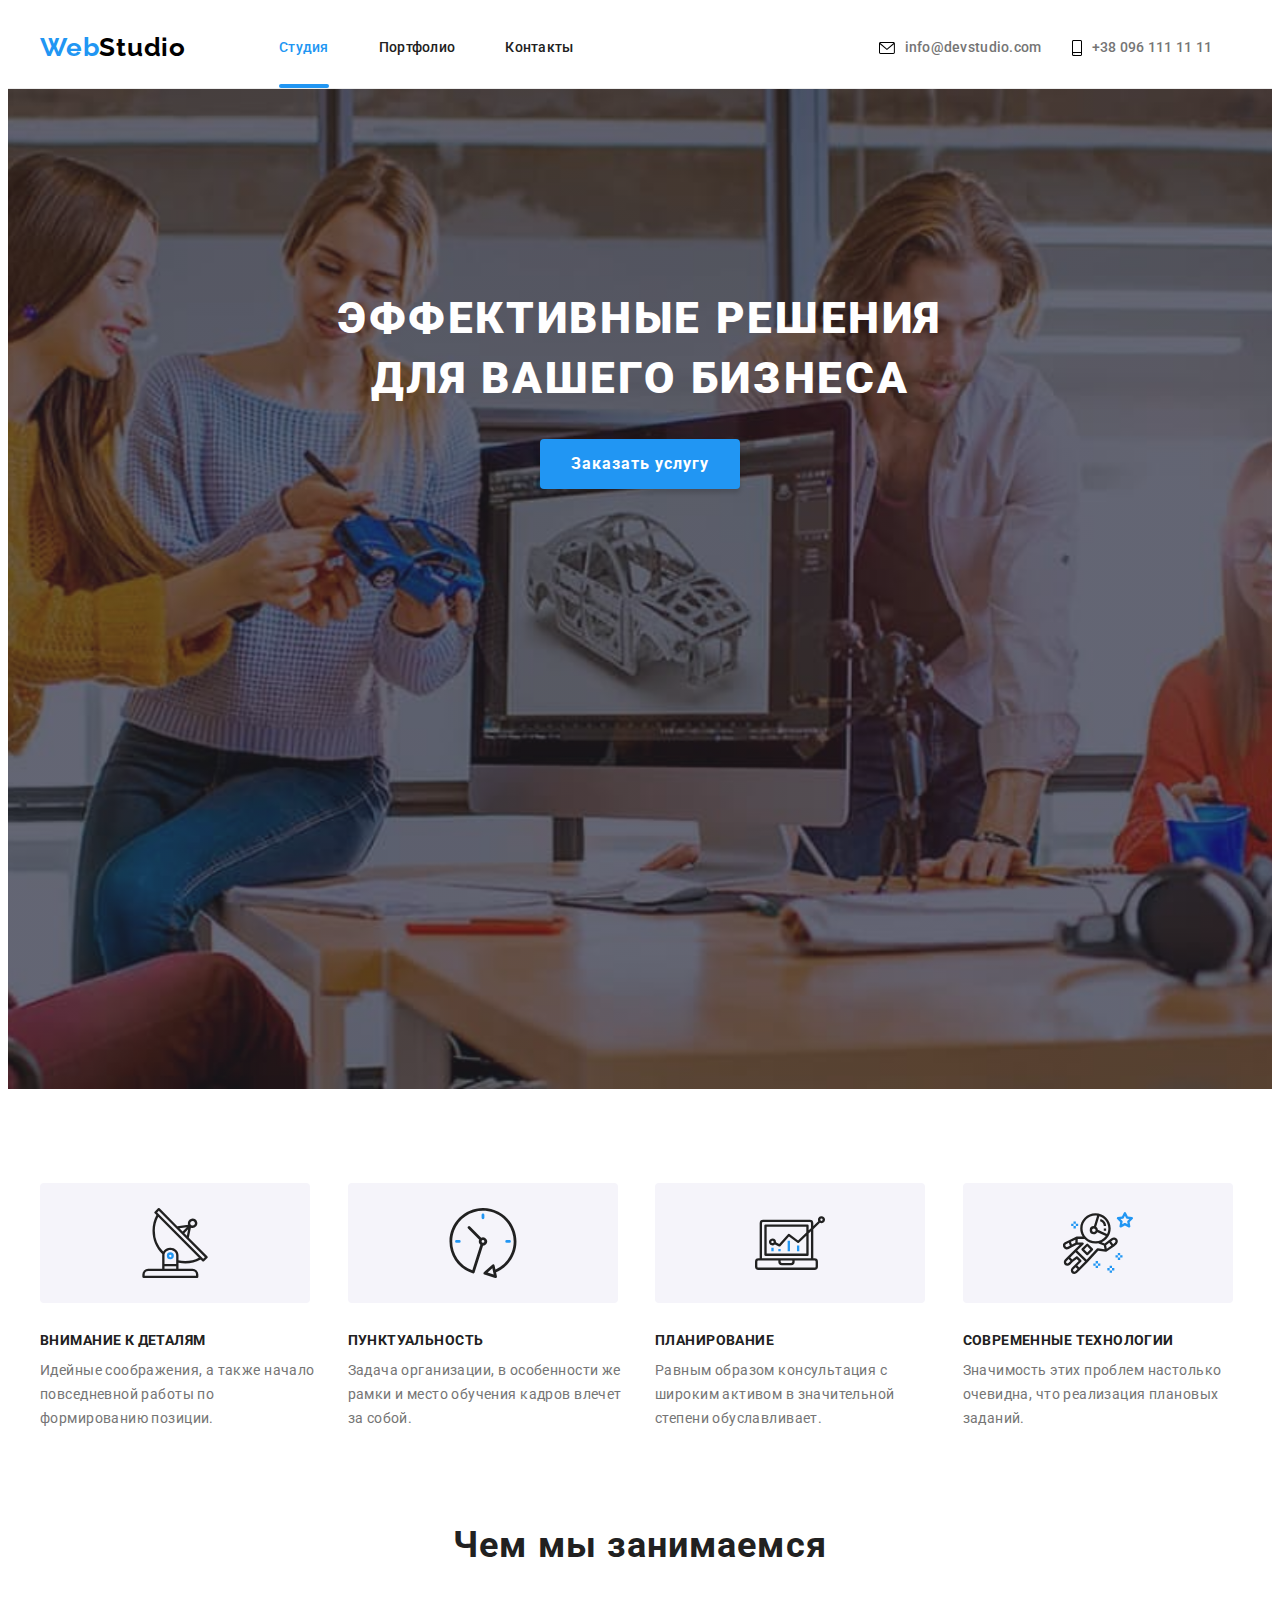
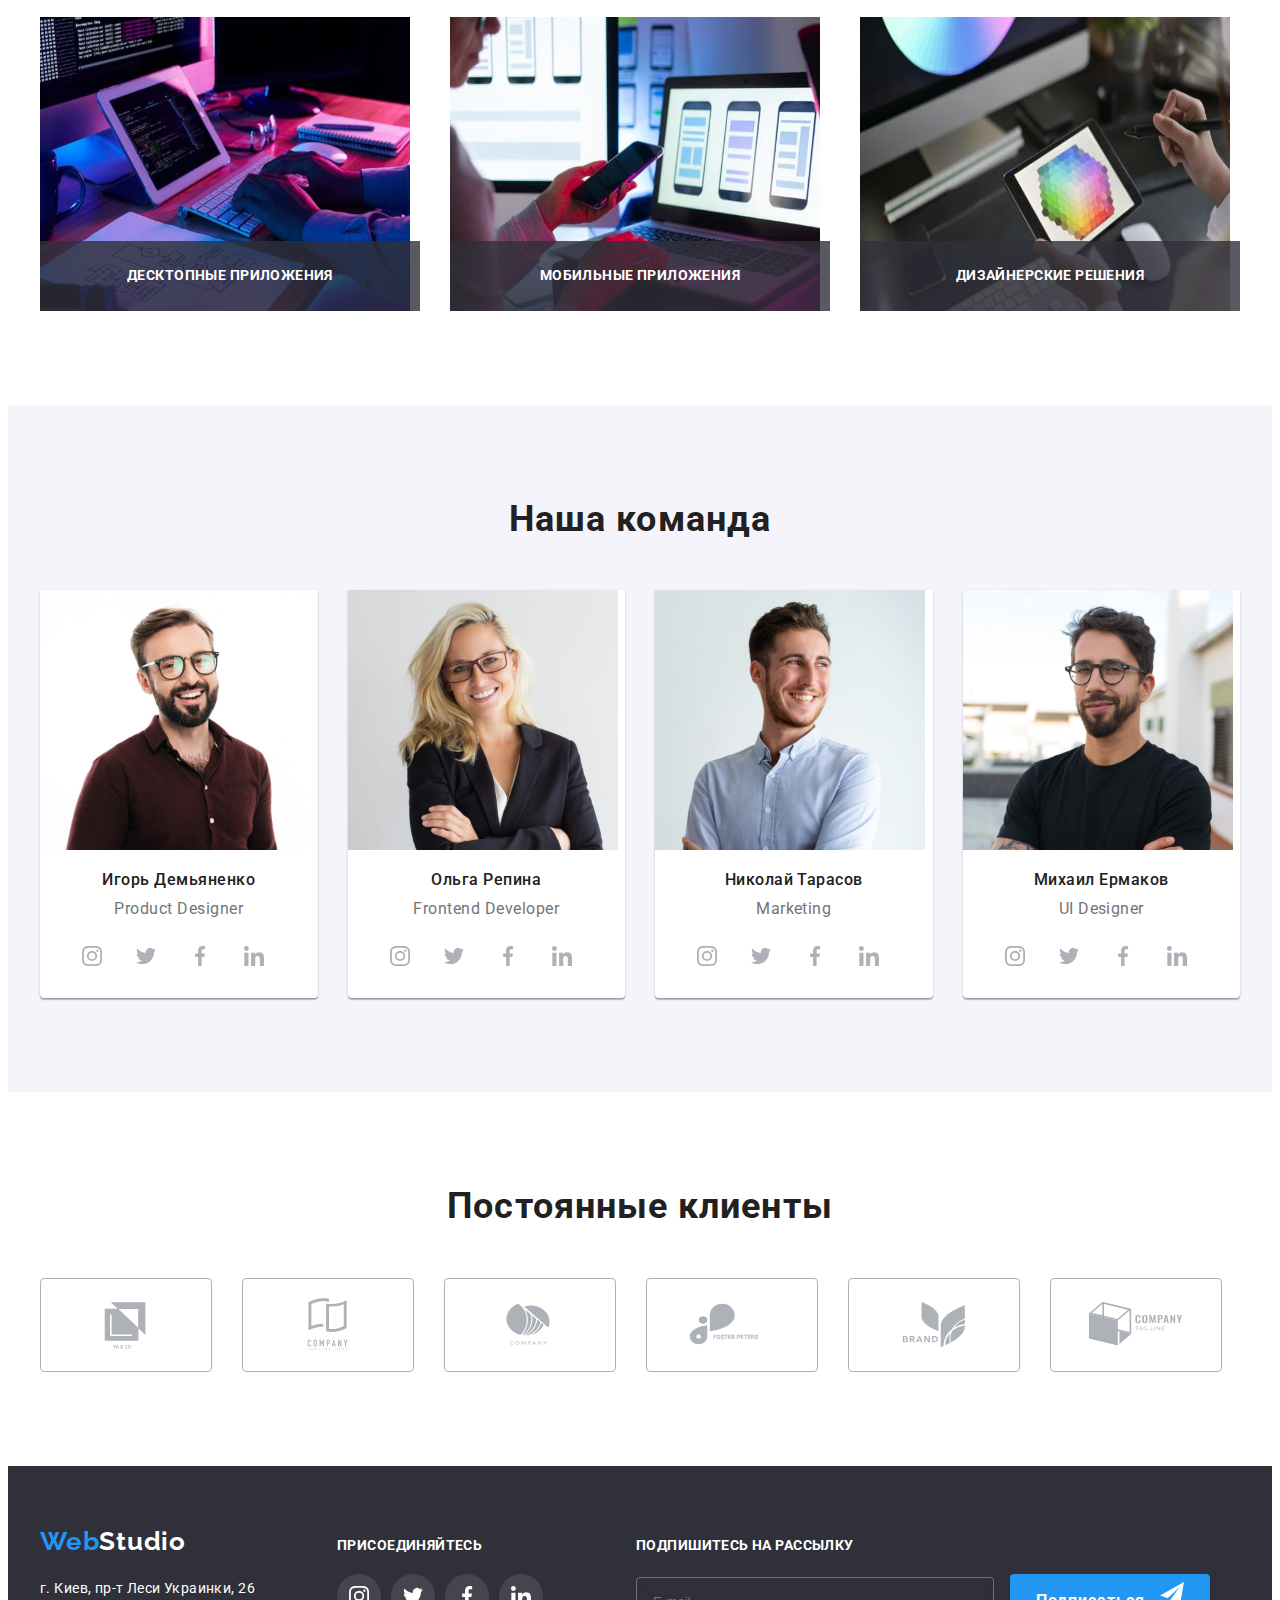
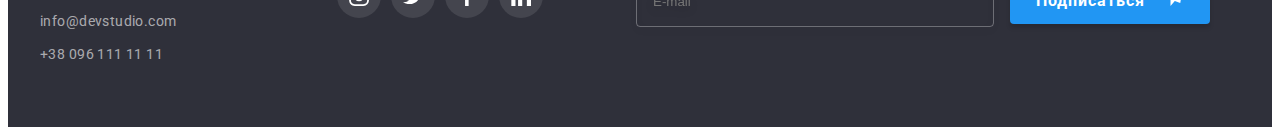
<file: index.html>
<!DOCTYPE html>
<html lang="ru">

<head>
    <meta charset="UTF-8">
    <meta http-equiv="X-UA-Compatible" content="IE=edge">
    <meta name="viewport" content="width=device-width, initial-scale=1.0">
    <title>WebStudio</title>
    <link rel="stylesheet" href="https://cdnjs.cloudflare.com/ajax/libs/modern-normalize/1.1.0/modern-normalize.min.css"
        integrity="sha512-wpPYUAdjBVSE4KJnH1VR1HeZfpl1ub8YT/NKx4PuQ5NmX2tKuGu6U/JRp5y+Y8XG2tV+wKQpNHVUX03MfMFn9Q=="
        crossorigin="anonymous" referrerpolicy="no-referrer" />
    <link rel="preconnect" href="https://fonts.gstatic.com">
    <link rel="preconnect" href="https://fonts.googleapis.com">
    <link rel="preconnect" href="https://fonts.gstatic.com" crossorigin>
    <link href="https://fonts.googleapis.com/css2?family=Raleway:wght@700&family=Roboto:wght@400;500;700;900&display=swap"
        rel="stylesheet">
    <link rel="stylesheet" href="./css/styles.css">
</head>

<body>

    <!--Шапка сайта-->
    
    <header class="header">
        <div class="container header-container">
        <nav class="nav-header" >
            <a class="logo link" href="./index.html">Web<span class="logo-dark">Studio</span></a>
            <ul class="site-nav list">
                <li class="item">
                    <a class="link current " href="./index.html">Студия</a>
                </li>
                <li class="item">
                    <a class="link" href="./portfolio.html">Портфолио</a>
                </li>
                <li class="item">
                    <a class="link" href="#">Контакты</a>
                </li>
            </ul>
        </nav>
        <ul class="header-contacts list">
            <li class="item">
                <a class="link icon-header" href="mailto:info@devstudio.com">
                    <svg class="icon-envelope">
                        <use href="./images/symbol-defs.svg#icon-envelope"></use>
                    </svg>
                    info@devstudio.com</a>
            </li>
            <li class="item">
                <a class="link icon-header" href="tel:+380961111111">
                    <svg class="icon-smartphone">
                        <use href="./images/symbol-defs.svg#icon-smartphone"></use>
                    </svg>
                    +38 096 111 11 11</a>
            </li>
        </ul>
        </div>
    </header>
    
    <main>

        <!-- Герой -->

        <section class="hero overlay">
            <div class="container">
            <h1 class="hero-title hero-container-title">Эффективные решения для вашего бизнеса</h1>
            <button class="hero-btn hero-container-btn" data-modal-open type="button">Заказать услугу</button>
                
            <div class="backdrop is-hidden" data-modal>
                <div class="modal">
                    <form class="modal-form" autocomplete="off">
                        <label class="modal-form-title">Оставьте свои данные, мы вам перезвоним</label>
                   
                        <label class="modal-form-field">
                            <span class="modal-form-label">Имя</span>
                            <input class="modal-form-input" 
                            name="name" 
                            type="text"  
                            placeholder=" ">
                        <svg class="form-icon">
                            <use href="./images/symbol-defs.svg#icon-person"></use>
                        </svg>
                        </label>
                        
                        <label class="modal-form-field">
                            <span class="modal-form-label">Телефон</span>
                            <input class="modal-form-input" 
                            name="telephone" 
                            type="tel" 
                            placeholder=" ">
                            <svg class="form-icon">
                                <use href="./images/symbol-defs.svg#icon-phone"></use>
                            </svg>
                        </label>
                    
                        <label class="modal-form-field">
                            <span class="modal-form-label">Почта</span>
                            <input class="modal-form-input" 
                            name="email" 
                            type="email" 
                            placeholder=" ">  
                            <svg class="form-icon">
                                <use href="./images/symbol-defs.svg#icon-email"></use>
                            </svg>
                        </label>

                        <label for="comment"
                        class="modal-form-label"
                        >Комментарий</label>
                        <textarea
                        class="modal-form-textarea"
                        name="comment"
                        id="comment"
                        placeholder="Введите текст"
                        rows="8"></textarea>

                    
                        <label for="policy"
                            class="modal-form-policy">
                            <input type="checkbox" 
                            class="checkbox"
                            name="policy" 
                            id="policy"/>
                            <span class="icon-checkbox"></span>
                            Соглашаюсь с рассылкой и принимаю <a class="link-policy" href="#">Условия договора</a>
                        </label>

                    <button class="hero-btn" type="submit">Отправить</button>
                    </form>


                    <button class="btn-modal" data-modal-close>
                        <svg class="icon-close">
                        <use href="./images/symbol-defs.svg#icon-close"></use>
                    </svg>
                </button>
                </div>
            </div>
        
        
            </div>
        </section>

        <!-- Наши преимущества -->

        <section class="features section">
            <div class="container">
                <h2 class="features-title-head visually-hidden">Наши преимущества</h2>
            <ul class="list list-container">
                <li class="features-item">
                    <div class="icon-container-features">
                    <svg class="icon-antenna">
                        <use href="./images/symbol-defs.svg#icon-antenna"></use>
                    </svg>
                    </div>
                    <h3 class="features-title features-title-container">Внимание к деталям</h3>
                    <p class="features-text">Идейные соображения, а также начало повседневной работы по формированию позиции.</p>
                </li>
                <li class="features-item">
                    <div class="icon-container-features">
                        <svg class="icon-antenna">
                            <use href="./images/symbol-defs.svg#icon-clock"></use>
                        </svg>
                    </div>
                    <h3 class="features-title features-title-container">Пунктуальность</h3>
                    <p class="features-text">Задача организации, в особенности же рамки и место обучения кадров влечет за собой.</p>
                </li>
                <li class="features-item">
                    <div class="icon-container-features">
                        <svg class="icon-antenna">
                            <use href="./images/symbol-defs.svg#icon-diagram"></use>
                        </svg>
                    </div>
                    <h3 class="features-title features-title-container">Планирование</h3>
                    <p class="features-text">Равным образом консультация с широким активом в значительной степени обуславливает.</p>
                </li>
                <li class="features-item">
                    <div class="icon-container-features">
                        <svg class="icon-antenna">
                            <use href="./images/symbol-defs.svg#icon-astronaut"></use>
                        </svg>
                    </div>
                    <h3 class="features-title features-title-container">Современные технологии</h3>
                    <p class="features-text">Значимость этих проблем настолько очевидна, что реализация плановых заданий.</p>
                </li>
            </ul>
            </div>
        </section>

        <!--Примеры работ-->

        <section class="our-work section">
            <div class="container">
            <h2 class="our-work-title">Чем мы занимаемся</h2>
            <ul class="list list-container">
                <li class="our-work-list">
                    <img src="./images/desktop-applications.jpg" alt="Десктопные приложения" width="370" height="294">
                    <div class="label-our-work">
                        <p class="label">Десктопные приложения</p>
                    </div>
                </li>
                <li class="our-work-list">
                    <img src="./images/mobile-application.jpg" alt="Мобильные приложения" width="370" height="294">
                     <div class="label-our-work">
                    <p class="label">Мобильные приложения</p>
                    </div>
                </li>
                <li class="our-work-list">
                    <img src="./images/design-solutions.jpg" alt="Дизайнерские решения" width="370" height="294">
                    <div class="label-our-work">
                        <p class="label">Дизайнерские решения</p>
                    </div>
                </li>
            </ul>
            </div>
        </section>

        <!-- Our team -->

        <section class="our-team section">
            <div class="container">
            <h2 class="our-team-title">Наша команда</h2>
            <ul class="list list-container">
                <li class="our-team-item">
                    <img src="./images/product-designer.jpg" alt="Фото сотрудника Игорь Демьяненко" width="270">
                   <div class="team-card-text">
                    <h3 class="worker-title">Игорь Демьяненко</h3>
                    <p class="worker-text" lang="en">Product Designer</p>
                <div class="icon-container-team">
                    <ul class="list icon-social-team">
                    <li class="icon-flex">
                        <a class="icon-ref" href="#">
                            <svg class="icon-team">
                                <use href="./images/symbol-defs.svg#icon-instagram"></use>
                            </svg>
                        </a>
                    </li>
                    <li class="icon-flex">
                        <a class="icon-ref" href="#">
                            <svg class="icon-team">
                            <use href="./images/symbol-defs.svg#icon-twitter"></use>
                        </svg>
                    </a>    
                    </li>
                    <li class="icon-flex">
                        <a class="icon-ref" href="#">
                            <svg class="icon-team">
                            <use href="./images/symbol-defs.svg#icon-facebook"></use>
                            </svg>
                        </a>  
                    </li>
                    <li class="icon-flex">
                        <a class="icon-ref" href="#">
                            <svg class="icon-team">
                            <use href="./images/symbol-defs.svg#icon-linkedin"></use>
                        </svg>
                    </a>    
                    </li>
                </ul>
                </div>
                </div>
                </li>
                <li class="our-team-item">
                    <img src="./images/frontend-developer.jpg" alt="Фото сотрудника Ольга Репина" width="270">
                    <div class="team-card-text">
                    <h3 class="worker-title">Ольга Репина</h3>
                    <p class="worker-text" lang="en">Frontend Developer</p>
                    <div class="icon-container-team">
                        <ul class="list icon-social-team">
                            <li class="icon-flex">
                                <a class="icon-ref" href="#">
                                    <svg class="icon-team">
                                        <use href="./images/symbol-defs.svg#icon-instagram"></use>
                                    </svg>
                                </a>
                            </li>
                            <li class="icon-flex">
                                <a class="icon-ref" href="#">
                                    <svg class="icon-team">
                                        <use href="./images/symbol-defs.svg#icon-twitter"></use>
                                    </svg>
                                </a>
                            </li>
                            <li class="icon-flex">
                                <a class="icon-ref" href="#">
                                    <svg class="icon-team">
                                        <use href="./images/symbol-defs.svg#icon-facebook"></use>
                                    </svg>
                                </a>
                            </li>
                            <li class="icon-flex">
                                <a class="icon-ref" href="#">
                                    <svg class="icon-team">
                                        <use href="./images/symbol-defs.svg#icon-linkedin"></use>
                                    </svg>
                                </a>
                            </li>
                        </ul>
                    </div>
                    </div>
                </li>
                <li class="our-team-item">
                    <img src="./images/marketing.jpg" alt="Фото сотрудника Николай Тарасов" width="270">
                    <div class="team-card-text">
                    <h3 class="worker-title pre-title">Николай Тарасов</h3>
                    <p class="worker-text" lang="en">Marketing</p>
                    <div class="icon-container-team">
                        <ul class="list icon-social-team">
                            <li class="icon-flex">
                                <a class="icon-ref" href="#">
                                    <svg class="icon-team">
                                        <use href="./images/symbol-defs.svg#icon-instagram"></use>
                                    </svg>
                                </a>
                            </li>
                            <li class="icon-flex">
                                <a class="icon-ref" href="#">
                                    <svg class="icon-team">
                                        <use href="./images/symbol-defs.svg#icon-twitter"></use>
                                    </svg>
                                </a>
                            </li>
                            <li class="icon-flex">
                                <a class="icon-ref" href="#">
                                    <svg class="icon-team">
                                        <use href="./images/symbol-defs.svg#icon-facebook"></use>
                                    </svg>
                                </a>
                            </li>
                            <li class="icon-flex">
                                <a class="icon-ref" href="#">
                                    <svg class="icon-team">
                                        <use href="./images/symbol-defs.svg#icon-linkedin"></use>
                                    </svg>
                                </a>
                            </li>
                        </ul>
                    </div>
                    </div>
                </li>
                <li class="our-team-item">
                    <img src="./images/ui-designer.jpg" alt="Фото сотрудника Михаил Ермаков" width="270">
                    <div class="team-card-text">
                    <h3 class="worker-title">Михаил Ермаков</h3>
                    <p class="worker-text" lang="en">UI Designer</p>
                    <div class="icon-container-team">
                        <ul class="list icon-social-team">
                            <li class="icon-flex">
                                <a class="icon-ref" href="#">
                                    <svg class="icon-team">
                                        <use href="./images/symbol-defs.svg#icon-instagram"></use>
                                    </svg>
                                </a>
                            </li>
                            <li class="icon-flex">
                                <a class="icon-ref" href="#">
                                    <svg class="icon-team">
                                        <use href="./images/symbol-defs.svg#icon-twitter"></use>
                                    </svg>
                                </a>
                            </li>
                            <li class="icon-flex">
                                <a class="icon-ref" href="#">
                                    <svg class="icon-team">
                                        <use href="./images/symbol-defs.svg#icon-facebook"></use>
                                    </svg>
                                </a>
                            </li>
                            <li class="icon-flex">
                                <a class="icon-ref" href="#">
                                    <svg class="icon-team">
                                        <use href="./images/symbol-defs.svg#icon-linkedin"></use>
                                    </svg>
                                </a>
                            </li>
                        </ul>
                    </div>
                    </div>
                </li>
            </ul>
            </div>
        </section>

    <!--Постоянные клиенты-->

    <section class="section">
        <div class="container">
            <h2 class="our-work-title">Постоянные клиенты</h2>
            <div class="icon-clients-container">
            <ul class="list list-container">
                <li class="list-clients">
                        <a class="clients-container" href="#">  
                            <svg class="icon-clients">
                            <use href="./images/symbol-defs.svg#icon-yaco"></use>
                        </svg>
                    </a>
                </li>
                <li class="list-clients">
                    <a class="clients-container" href="#">
                        <svg class="icon-clients">
                            <use href="./images/symbol-defs.svg#icon-tagline"></use>
                        </svg>
                    </a>  
                </li>
                <li class="list-clients">
                    <a class="clients-container" href="#">
                    <svg class="icon-clients">
                        <use href="./images/symbol-defs.svg#icon-company"></use>
                    </svg>
                    </a>
                </li>
                <li class="list-clients">
                    <a class="clients-container" href="#">
                    <svg class="icon-clients">
                        <use href="./images/symbol-defs.svg#icon-foster"></use>
                    </svg>
                    </a>
                </li>
                <li class="list-clients">
                    <a class="clients-container" href="#">
                    <svg class="icon-clients">
                        <use href="./images/symbol-defs.svg#icon-brand"></use>
                    </svg>
                    </a>
                </li>
                <li class="list-clients">
                    <a class="clients-container" href="#">
                    <svg class="icon-clients">
                        <use href="./images/symbol-defs.svg#icon-company-tagline"></use>
                    </svg>
                    </a>
                </li>
            </ul>
            </div>
        </div>
    </section>
    </main>

    <!--Футер-->

    <footer class="footer">
        <div class="container logo-container">
            <div class="footer-address">
                <a class=" link logo-footer" href="./index.html">Web<span class="logo-light">Studio</span></a>
                <address class="addres">
                    <p class="footer-addres">г. Киев, пр-т Леси Украинки, 26</p>
                    <ul class="footer-contacts list">
                <li class="footer-item">
                    <a class="link" href="mailto:info@devstudio.com">info@devstudio.com</a>
                </li>
                <li>
                    <a class="link" href="tel:+380961111111">+38 096 111 11 11</a>
                </li>
                 </ul>
                </address>
            </div>   
            <div class="footer-icon">
            <strong class="footer-attachment">Присоединяйтесь</strong>
                    <ul class="list icon-social-team">
                        <li class="icon-flex">
                            <a class="icon-ref-footer" href="#">
                                <svg class="icon-team-footer">
                                    <use href="./images/symbol-defs.svg#icon-footer-instagram"></use>
                                </svg>
                            </a>
                        </li>
                        <li class="icon-flex">
                            <a class="icon-ref-footer" href="#">
                                <svg class="icon-team-footer">
                                    <use href="./images/symbol-defs.svg#icon-footer-twitter"></use>
                                </svg>
                            </a>
                        </li>
                        <li class="icon-flex">
                            <a class="icon-ref-footer" href="#">
                                <svg class="icon-team-footer">
                                    <use href="./images/symbol-defs.svg#icon-footer-facebook"></use>
                                </svg>
                            </a>
                        </li>
                        <li class="icon-flex">
                            <a class="icon-ref-footer" href="#">
                                <svg class="icon-team-footer">
                                    <use href="./images/symbol-defs.svg#icon-footer-linkedin"></use>
                                </svg>
                            </a>
                        </li>
                    </ul>
            </div>
            <div class="footer-input-container">
                <strong class="footer-attachment">Подпишитесь на рассылку</strong>
                <form class="footer-form">
                    <label>
                        <input 
                        class="footer-input" 
                        name="email"
                        type="email"
                        placeholder="E-mail">
                    </label>
                    <button
                    class="footer-form-btn"
                    type="submit"
                    >Подписаться
                <svg class="icon-send">
                    <use href="./images/symbol-defs.svg#icon-send"></use>
                </svg>
            </button>
                </form>
            </div>
        </div>
    </footer>
    
    <script src="./js/modal.js"></script>

</body>
</html>
</file>
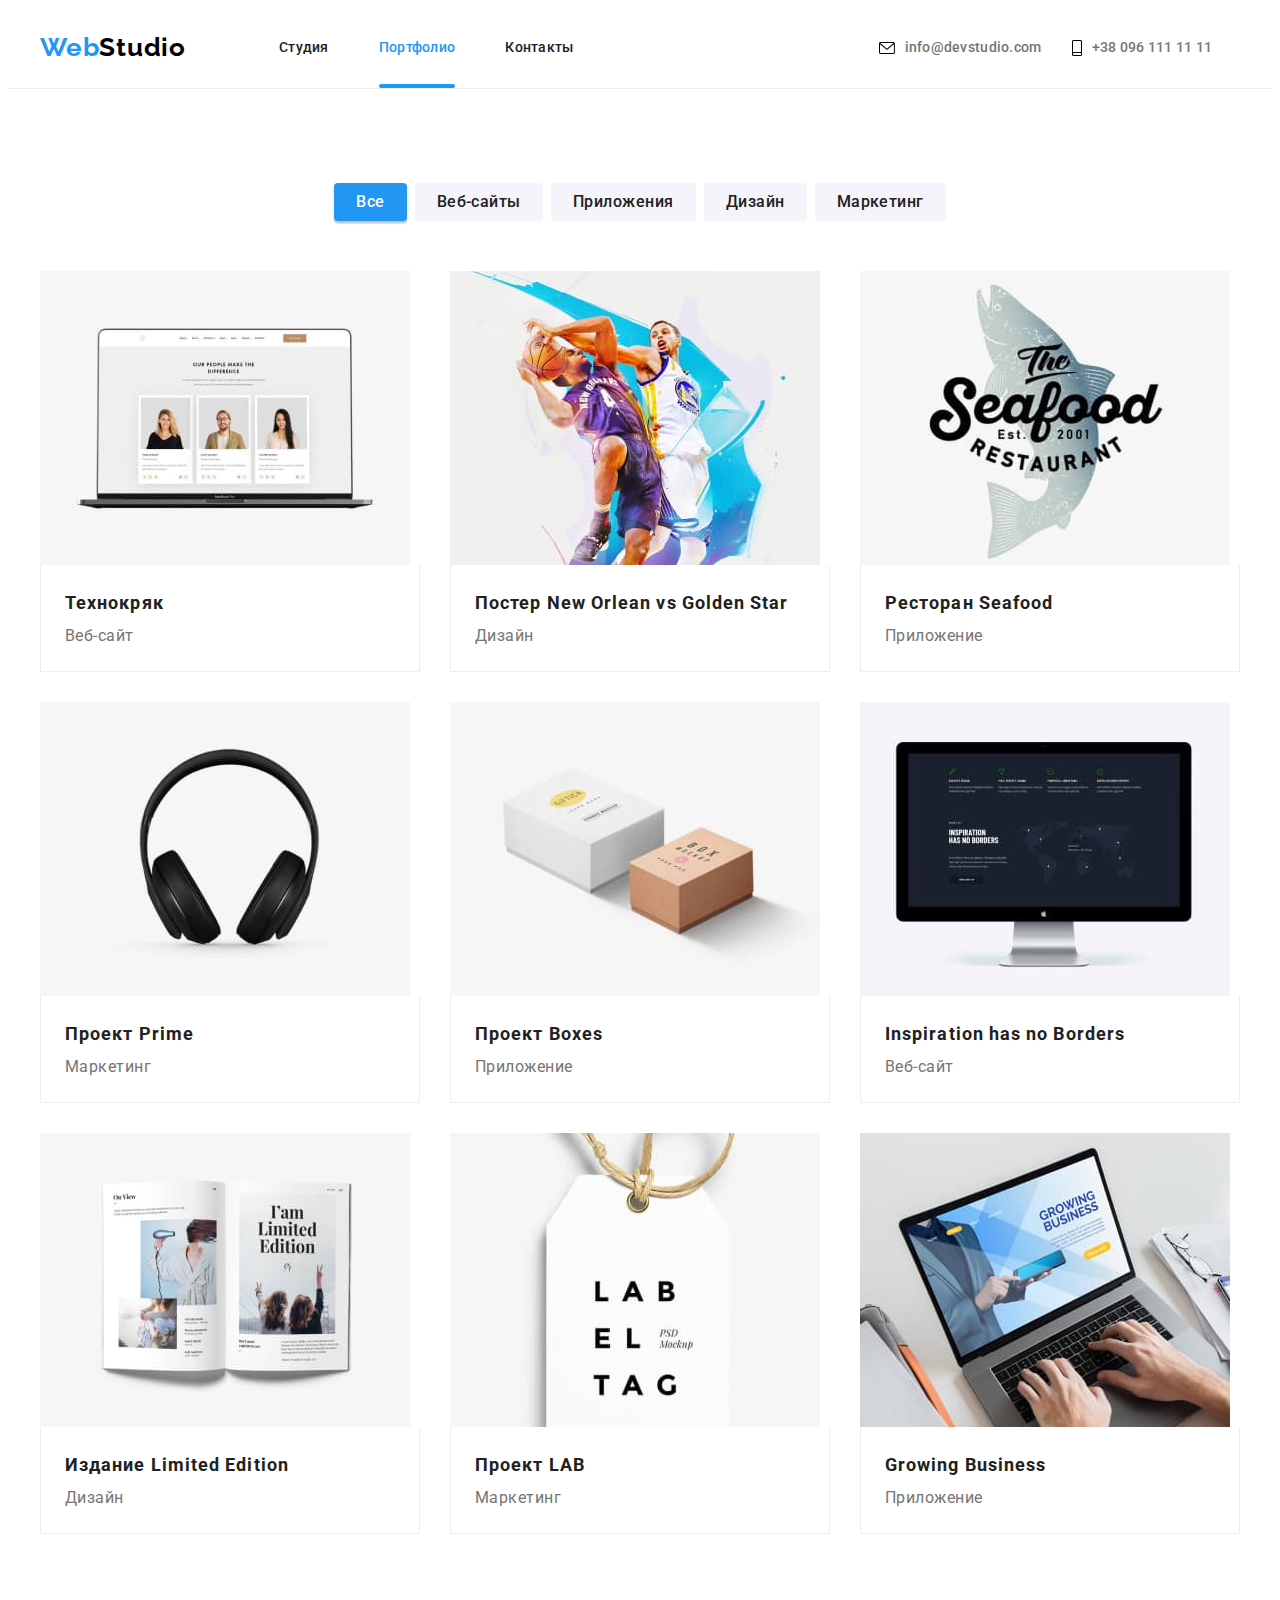
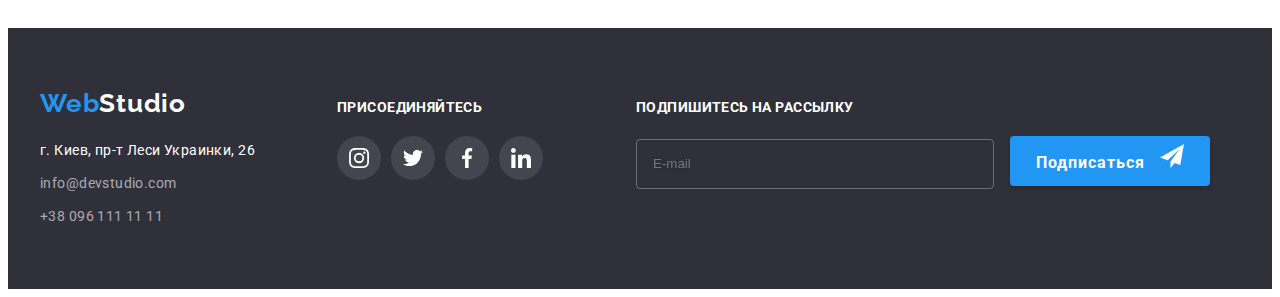
<file: portfolio.html>
<!DOCTYPE html>
<html lang="ru">
<head>
    <meta charset="UTF-8">
    <meta http-equiv="X-UA-Compatible" content="IE=edge">
    <meta name="viewport" content="width=device-width, initial-scale=1.0">
    <title>Портфолио</title>
    <link rel="stylesheet" href="https://cdnjs.cloudflare.com/ajax/libs/modern-normalize/1.1.0/modern-normalize.min.css"
        integrity="sha512-wpPYUAdjBVSE4KJnH1VR1HeZfpl1ub8YT/NKx4PuQ5NmX2tKuGu6U/JRp5y+Y8XG2tV+wKQpNHVUX03MfMFn9Q=="
        crossorigin="anonymous" referrerpolicy="no-referrer" />
    <link rel="preconnect" href="https://fonts.gstatic.com">
    <link rel="preconnect" href="https://fonts.googleapis.com">
    <link rel="preconnect" href="https://fonts.gstatic.com" crossorigin>
    <link href="https://fonts.googleapis.com/css2?family=Raleway:wght@700&family=Roboto:wght@400;500;700;900&display=swap"
        rel="stylesheet">
    <link rel="stylesheet" href="./css/styles.css">
</head>
<body>

    <!--Шапка сайта-->

    <header class="header">
        <div class="container header-container">
            <nav class="nav-header">
                <a class="logo link" href="./index.html">Web<span class="logo-dark">Studio</span></a>
                <ul class="site-nav list">
                    <li class="item">
                        <a class="link" href="./index.html">Студия</a>
                    </li>
                    <li class="item">
                        <a class="link current" href="./portfolio.html">Портфолио</a>
                    </li>
                    <li class="item">
                        <a class="link" href="#">Контакты</a>
                    </li>
                </ul>
            </nav>
            <ul class="header-contacts list">
                <li class="item">
                    <a class="link icon-header" href="mailto:info@devstudio.com">
                        <svg class="icon-envelope">
                            <use href="./images/symbol-defs.svg#icon-envelope"></use>
                        </svg>
                        info@devstudio.com</a>
                </li>
                <li class="item">
                    <a class="link icon-header" href="tel:+380961111111">
                        <svg class="icon-smartphone">
                            <use href="./images/symbol-defs.svg#icon-smartphone"></use>
                        </svg>
                        +38 096 111 11 11</a>
                </li>
            </ul>
        </div>
    </header>

    <!--Main-->

    <main>

    <!--Gallery-->

        <section class="section">
            <div class="container ">
            <h1 class="works-example visually-hidden">Примеры работ</h1>

            <!--Filter-->
    <ul class="list-btn list list-btn-container">
        <li class="filter-item">
            <button class="btn active-btn" type="button">Все</button>
        </li>
        <li class="filter-item">
            <button class="btn" type="button">Веб-сайты</button>
        </li>
        <li class="filter-item">
            <button class="btn" type="button">Приложения</button>
        </li>
        <li class="filter-item">
            <button class="btn" type="button">Дизайн</button>
        </li>
        <li class="filter-item">
            <button class="btn" type="button">Маркетинг</button>
        </li>
    </ul>
        
            <!--Example-->
            <ul class="list example-list-container">
             
                <li class="example-item">
                    <a class="link link-example-item" href="#">
                    <img src="./images/laptop.jpg" alt="Технокряк"
                    width="370">
                    <div class="overlay-gallery">
                        <p class="text-overlay-gallery">Технокряк это современная площадка распространения коронавируса. Компании используют эту платформу для цифрового
                        шпионажа и атак на защищённые сервера конкурентов.</p>
                    </div>
                    <div class="border">
                        <h2 class="example-title">Технокряк</h2>
                        <p class="example-text">Веб-сайт</p>
                    </div>
                </a>
                </li>
                
                <li class="example-item">
                    <a class="link link-example-item" href="#">
                    <img src="./images/poster.jpg" alt="Постер New Orlean vs Golden Star" 
                    width="370">
                    <div class="overlay-gallery">
                        <p class="text-overlay-gallery">Lorem ipsum dolor sit amet consectetur, adipisicing elit. Cupiditate voluptates et nisi similique a vel, blanditiis labore nihil rem ipsa pariatur. Unde et quibusdam pariatur ipsum aspernatur ratione ea at.</p>
                    </div>
                    <div class="border">
                    <h2 class="example-title">Постер <span lang="en">New Orlean vs Golden Star</span></h2>
                    <p class="example-text">Дизайн</p>
                    </div>
                    </a>
                </li>

                
                <li class="example-item">
                    <a class="link link-example-item" href="#">
                    <img src="./images/restaurant.jpg" alt="Ресторан Seafood" 
                    width="370">
                    <div class="overlay-gallery">
                        <p class="text-overlay-gallery">Lorem ipsum dolor sit, amet consectetur adipisicing elit. Cumque sapiente animi alias. Praesentium, rem, eveniet nostrum et nesciunt repudiandae possimus corrupti, alias vel pariatur maiores ducimus. At quidem quibusdam ut!</p>
                    </div>
                    <div class="border">
                    <h2 class="example-title">Ресторан <span lang="en">Seafood</span></h2>
                    <p class="example-text">Приложение</p>
                    </div>
                    </a>
                </li>

                <li class="example-item">
                    <a class="link link-example-item" href="#">
                    <img src="./images/headphones.jpg" alt="Проект Prime" 
                    width="370">
                    <div class="overlay-gallery">
                        <p class="text-overlay-gallery">Lorem ipsum dolor sit amet consectetur adipisicing elit. Consectetur quas laboriosam dolorem error! Quaerat vero possimus ducimus maiores, natus at molestiae magni rerum! Sit suscipit ea illo expedita corporis? Optio!</p>
                    </div>
                    <div class="border">
                    <h2 class="example-title">Проект <span lang="en">Prime</span></h2>
                    <p class="example-text">Маркетинг</p>
                    </div>
                    </a>
                </li>

                <li class="example-item">
                    <a class="link link-example-item" href="#">
                    <img src="./images/boxes.jpg" alt="Проект Boxes" 
                    width="370">
                    <div class="overlay-gallery">
                        <p class="text-overlay-gallery">Lorem ipsum, dolor sit amet consectetur adipisicing elit. Qui commodi quisquam suscipit aliquid exercitationem, nihil architecto earum quam dolorum minima eos sed, ipsam alias quas in similique labore. Ea, soluta.</p>
                    </div>
                    <div class="border">
                    <h2 class="example-title">Проект <span lang="en">Boxes</span></h2>
                    <p class="example-text">Приложение</p>
                    </div>
                    </a>
                </li>

                <li class="example-item">
                    <a class="link link-example-item" href="#">
                    <img src="./images/monitor.jpg" alt="Inspiration has no Borders" 
                    width="370">
                    <div class="overlay-gallery">
                        <p class="text-overlay-gallery">Lorem ipsum dolor sit, amet consectetur adipisicing elit. Aperiam, eius exercitationem iure modi repudiandae nam dolor in adipisci eveniet porro vel, optio neque hic tempora soluta odit magni quidem saepe.</p>
                    </div>
                    <div class="border">
                    <h2 class="example-title" lang="en">Inspiration has no Borders</h2>
                    <p class="example-text">Веб-сайт</p>
                    </div>
                    </a>
                </li>

                <li class="example-item">
                    <a class="link link-example-item" href="#">
                    <img src="./images/book.jpg" alt="Издание Limited Edition" 
                    width="370">
                    <div class="overlay-gallery">
                        <p class="text-overlay-gallery">Lorem, ipsum dolor sit amet consectetur adipisicing elit. Iusto expedita voluptatum dolor, pariatur reprehenderit maiores eligendi inventore quas molestiae minus dolore totam a laboriosam atque eius asperiores accusantium nisi delectus.</p>
                    </div>
                    <div class="border">
                    <h2 class="example-title">Издание <span lang="en">Limited Edition</span></h2>
                    <p class="example-text">Дизайн</p>
                    </div>
                    </a>
                </li>

                <li class="example-item">
                    <a class="link link-example-item" href="#">
                    <img src="./images/label.jpg" alt="Проект LAB" 
                    width="370">
                    <div class="overlay-gallery">
                        <p class="text-overlay-gallery">Lorem, ipsum dolor sit amet consectetur adipisicing elit. Ducimus saepe obcaecati eligendi nobis voluptatem cumque sit molestiae dolorem! Quis cum ex voluptate. Rem asperiores blanditiis maxime amet numquam id iste.</p>
                    </div>
                    <div class="border">
                    <h2 class="example-title">Проект <span lang="en">LAB</span></h2>
                    <p class="example-text">Маркетинг</p>
                    </div>
                    </a>
                </li>

                <li class="example-item">
                    <a class="link link-example-item" href="#">
                    <img src="./images/laptop-business.jpg" alt="Growing Business" 
                    width="370">
                    <div class="overlay-gallery">
                        <p class="text-overlay-gallery">Lorem ipsum dolor sit amet consectetur adipisicing elit. Nesciunt impedit quae iusto in veniam aspernatur aliquid fugit tempora, tempore sunt quia modi unde saepe suscipit voluptate dignissimos animi alias error.</p>
                    </div>
                    <div class="border">
                    <h2 class="example-title" lang="en">Growing Business</h2>
                    <p class="example-text">Приложение</p>
                    </div>
                    </a>
                </li>
            </ul>
            </div>
        </section>
    </main>
   
<!--Футер-->

<footer class="footer">
    <div class="container logo-container">
        <div class="footer-address">
            <a class=" link logo-footer" href="./index.html">Web<span class="logo-light">Studio</span></a>
            <address class="addres">
                <p class="footer-addres">г. Киев, пр-т Леси Украинки, 26</p>
                <ul class="footer-contacts list">
                    <li class="footer-item">
                        <a class="link" href="mailto:info@devstudio.com">info@devstudio.com</a>
                    </li>
                    <li>
                        <a class="link" href="tel:+380961111111">+38 096 111 11 11</a>
                    </li>
                </ul>
            </address>
        </div>
        <div class="footer-icon">
            <strong class="footer-attachment">Присоединяйтесь</strong>
            <ul class="list icon-social-team">
                <li class="icon-flex">
                    <a class="icon-ref-footer" href="#">
                        <svg class="icon-team-footer">
                            <use href="./images/symbol-defs.svg#icon-footer-instagram"></use>
                        </svg>
                    </a>
                </li>
                <li class="icon-flex">
                    <a class="icon-ref-footer" href="#">
                        <svg class="icon-team-footer">
                            <use href="./images/symbol-defs.svg#icon-footer-twitter"></use>
                        </svg>
                    </a>
                </li>
                <li class="icon-flex">
                    <a class="icon-ref-footer" href="#">
                        <svg class="icon-team-footer">
                            <use href="./images/symbol-defs.svg#icon-footer-facebook"></use>
                        </svg>
                    </a>
                </li>
                <li class="icon-flex">
                    <a class="icon-ref-footer" href="#">
                        <svg class="icon-team-footer">
                            <use href="./images/symbol-defs.svg#icon-footer-linkedin"></use>
                        </svg>
                    </a>
                </li>
            </ul>
        </div>
        <div class="footer-input-container">
            <strong class="footer-attachment">Подпишитесь на рассылку</strong>
            <form class="footer-form">
                <label>
                    <input class="footer-input" name="email" type="email" placeholder="E-mail">
                </label>
                <button class="footer-form-btn" type="submit">Подписаться
                    <svg class="icon-send">
                        <use href="./images/symbol-defs.svg#icon-send"></use>
                    </svg>
                </button>
            </form>
        </div>
    </div>
</footer>
</body>
</html>
</file>
<file: css/styles.css>
:root {
  --primary-text-color: #212121;
  --secondary-text-color: #757575;
  --third-text-color: rgba(255, 255, 255, 0.6);
  --accent-color: #2196f3;
  --primary-white-color: #ffffff;
  --logo-color-dark: #000000;
}

p,
h1,
h2,
h3,
h4,
h5,
h6 {
  margin: 0;
}

ul {
  margin: 0;
  padding: 0;
}

img {
  display: block;
  max-width: 100%;
}

body {
  font-family: Roboto, Raleway, sans-serif;
  color: var(--primary-text-color);
  background-color: var(--primary-white-color);
}

.container {
  width: 1200px;
  padding-left: 15px;
  padding-right: 15px;
  margin: 0 auto;
}

.visually-hidden {
  position: absolute;
  white-space: nowrap;
  width: 1px;
  height: 1px;
  overflow: hidden;
  border: 0;
  padding: 0;
  clip: rect(0 0 0 0);
  clip-path: inset(50%);
  margin: -1px;
}

.section {
  padding-top: 94px;
  padding-bottom: 94px;
}

.link {
  text-decoration: none;
  display: block;
  position: relative;
}

.list {
  list-style: none;
}

.logo-dark {
  color: var(--logo-color-dark);
}

.logo-light {
  color: var(--primary-white-color);
}

/*---------------logo---------------*/

.logo {
  font-family: Raleway, sans-serif;
  color: var(--accent-color);
  font-weight: bold;
  font-size: 26px;
  line-height: 1.19;
  letter-spacing: 0.03em;

  margin-right: 93px;
  padding-top: 24px;
  padding-bottom: 25px;
}

/*---------------site-nav---------------*/

.header {
  border-bottom: 1px solid #ececec;
}

.nav-header {
  display: flex;
  align-items: center;
  margin-right: 305px;
}

.header-container {
  display: flex;
  align-items: center;
}

.site-nav {
  display: flex;
}

.site-nav .item:not(:last-child) {
  margin-right: 50px;
}

.site-nav .link {
  color: var(--primary-text-color);
  font-weight: 500;
  font-size: 14px;
  line-height: 1.14;
  letter-spacing: 0.02em;

  padding-top: 32px;
  padding-bottom: 32px;

  transition: color 250ms cubic-bezier(0.4, 0, 0.2, 1);
}

.site-nav .link:hover,
.site-nav .link:focus,
.site-nav .link.current,
.header-contacts .link:hover,
.header-contacts .link:focus,
.footer-contacts .link:hover,
.footer-contacts .link:focus {
  color: var(--accent-color);
}

.link.current::after {
  content: " ";
  display: block;
  width: 100%;
  height: 4px;
  background-color: var(--accent-color);
  border-radius: 4px;
  border: none;

  position: absolute;
  left: 0;
  bottom: 0;
}

/*---------------header-contacts---------------*/

.icon-envelope {
  width: 16px;
  height: 12px;
  margin-right: 10px;

  transition: fill 250ms cubic-bezier(0.4, 0, 0.2, 1);
}

.icon-smartphone {
  width: 10px;
  height: 16px;
  margin-right: 10px;

  transition: fill 250ms cubic-bezier(0.4, 0, 0.2, 1);
}

.icon-header {
  display: flex;
}

.icon-header:hover,
.icon-header:focus {
  fill: var(--accent-color);
}

.header-contacts {
  display: flex;
  align-items: center;
}

.header-contacts .item:not(:last-child) {
  margin-right: 30px;
}

.header-contacts .link {
  color: var(--secondary-text-color);
  font-weight: 500;
  font-size: 14px;
  line-height: 1.14;
  letter-spacing: 0.02em;

  padding-top: 32px;
  padding-bottom: 32px;
  align-items: center;

  transition: color 250ms cubic-bezier(0.4, 0, 0.2, 1);
}

/*---------------hero---------------*/

.overlay {
  max-width: 1600px;
  height: 600px;
  margin-left: auto;
  margin-right: auto;
  background-color: #c4c4c4;
  background-image: linear-gradient(
      to right,
      rgba(47, 48, 58, 0.4),
      rgba(47, 48, 58, 0.4)
    ),
    url("../images/hero-image.jpg");

  background-repeat: no-repeat;
  background-position: center;
  background-size: cover;
}

.hero {
  padding-bottom: 200px;
  padding-top: 200px;
}

.hero-title {
  color: var(--primary-white-color);
  font-weight: 900;
  font-size: 44px;
  line-height: 1.36;
  text-align: center;
  letter-spacing: 0.06em;
  text-transform: uppercase;
}

.hero-container-title {
  width: 696px;
  margin-left: auto;
  margin-right: auto;
  margin-bottom: 30px;
}

.hero-container-btn {
  display: block;
  margin: 0 auto;
}

.hero-btn {
  display: block;
  margin: 0 auto;

  font-family: Roboto, sans-serif;
  color: var(--primary-white-color);
  background-color: var(--accent-color);
  border: none;
  cursor: pointer;
  font-weight: bold;
  display: block;
  font-size: 16px;
  line-height: 1.87;
  align-items: center;
  text-align: center;
  letter-spacing: 0.06em;
  border-radius: 4px;
  width: 200px;
  height: 50px;

  box-shadow: 0px 4px 4px rgba(0, 0, 0, 0.15);
}

.backdrop {
  position: fixed;
  top: 0;
  left: 0;
  width: 100%;
  height: 100%;
  z-index: 1;
  background-color: rgba(0, 0, 0, 0.2);
  opacity: 1;
  visibility: visible;

  transition: opacity 250ms cubic-bezier(0.4, 0, 0.2, 1),
    visibility 250ms cubic-bezier(0.4, 0, 0.2, 1);
}

.backdrop.is-hidden {
  visibility: hidden;
  opacity: 0;
  pointer-events: none;
}

.modal {
  position: absolute;
  top: 50%;
  left: 50%;
  width: 528px;
  height: 581px;
  background-color: var(--primary-white-color);

  transform: translate(-50%, -50%);

  box-shadow: 0px 1px 3px rgba(0, 0, 0, 0.12), 0px 1px 1px rgba(0, 0, 0, 0.14),
    0px 2px 1px rgba(0, 0, 0, 0.2);
  border-radius: 4px;
}

.icon-close {
  width: 11px;
  height: 11px;
}

.btn-modal {
  position: absolute;
  width: 30px;
  height: 30px;
  top: 8px;
  right: 8px;

  display: flex;
  justify-content: center;
  align-items: center;

  border-radius: 50%;
  border: 1px solid rgba(0, 0, 0, 0.1);
  background-color: var(--primary-white-color);
  cursor: pointer;
}

.modal-form {
  display: block;
  padding: 40px;
}

.modal-form-field {
  position: relative;
  display: block;
  margin-bottom: 10px;
}

.modal-form-label {
  /* position: absolute;
  left: 42px;
  top: 50%;
  transform: translateY(-50%);

  transition: transform 250ms cubic-bezier(0.4, 0, 0.2, 1); */

  font-family: Roboto;
  font-weight: normal;
  font-size: 12px;
  line-height: 1.17;
  letter-spacing: 0.01em;

  color: rgba(117, 117, 117, 1);
}

.modal-form-input {
  height: 40px;
  width: 100%;
  padding: 11px;
  padding-left: 42px;
  border: 1px solid rgba(33, 33, 33, 0.2);
  box-sizing: border-box;
  border-radius: 4px;
}

.modal-form-field:focus-within > .form-icon {
  fill: var(--accent-color);
}

/* .modal-form-field:focus-within > .modal-form-label {
  transform: translateY(-40px);
  left: 0px;
} */

.modal-form-input:not(:placeholder-shown) + .modal-form-label {
  transform: translateY(-40px);
}

.modal-form-input:focus {
  outline: 1px solid var(--accent-color);
}

.form-icon {
  position: absolute;
  top: 50%;
  left: 20px;
  width: 18px;
  height: 18px;
}

.modal-form-textarea {
  height: 120px;
  width: 100%;
  border: 1px solid rgba(33, 33, 33, 0.2);
  box-sizing: border-box;
  border-radius: 4px;
}

.modal-form-textarea[placeholder] {
  padding: 12px 16px;
  margin-bottom: 20px;
  font-family: Roboto;
  font-weight: 400;
  font-size: 14px;
  line-height: 1.17;
  letter-spacing: 0.01em;

  color: rgba(117, 117, 117, 0.5);
}

.modal-form-textarea:focus {
  outline: 1px solid var(--accent-color);
}

.modal-form-policy {
  display: flex;
  justify-content: center;
  align-items: center;

  margin-bottom: 30px;
  font-family: Roboto;
  font-style: normal;
  font-weight: normal;
  font-size: 14px;
  line-height: 1.71;

  letter-spacing: 0.03em;

  color: var(--secondary-text-color);
}

.link-policy {
  color: var(--accent-color);
  text-decoration-line: underline;
}

.checkbox {
  position: absolute;
  white-space: nowrap;
  width: 1px;
  height: 1px;
  overflow: hidden;
  border: 0;
  padding: 0;
  clip: rect(0 0 0 0);
  clip-path: inset(50%);
  margin: -1px;
}

.icon-checkbox {
  display: inline-block;
  margin-right: 8px;
  width: 16px;
  height: 15px;
  border-radius: 2px;
  border: 2px solid var(--primary-text-color);
}

.modal-form-policy:focus-within > .icon-checkbox {
  border: 2px solid var(--accent-color);
}

.modal-form-policy:hover > .icon-checkbox {
  border: 2px solid var(--accent-color);
}

.checkbox:checked + .icon-checkbox {
  border-color: var(--accent-color);
  background-color: var(--accent-color);
  background-image: url(../images/icon-check.svg);
  background-size: contain;
  background-origin: border-box;
}

.modal-form-title {
  display: block;
  margin-bottom: 12px;
  font-family: Roboto;
  font-weight: bold;
  font-size: 20px;
  line-height: 1.15;
  text-align: center;
  letter-spacing: 0.03em;

  color: var(--primary-text-color);
}

textarea {
  resize: none;
}

/*---------------features---------------*/

.icon-container-features {
  display: flex;
  justify-content: center;
  align-items: center;
  width: 270px;
  height: 120px;
  background: #f5f4fa;
  border-radius: 4px;
  margin-bottom: 30px;
}

.icon-antenna {
  content: "";
  width: 70px;
  height: 70px;
}

.list-container {
  display: flex;
  flex-wrap: wrap;
  margin-right: -30px;
  margin-bottom: -30px;
}

.features-item {
  flex-basis: calc(100% / 4 - 30px);
  margin-right: 30px;
  margin-bottom: 30px;
}

.features-title-container {
  margin-bottom: 10px;
}

.features-title {
  color: var(--primary-text-color);
  font-weight: 700;
  font-size: 14px;
  line-height: 1.14;
  letter-spacing: 0.03em;
  text-transform: uppercase;
}

.features-text {
  color: var(--secondary-text-color);
  font-size: 14px;
  line-height: 1.71;
  letter-spacing: 0.03em;
}

/*---------------our-work---------------*/
.our-work {
  padding-top: 0px;
}

.our-work-list {
  flex-basis: calc(100% / 3 - 30px);
  margin-right: 30px;
  margin-bottom: 30px;

  position: relative;
}

.our-work-title,
.our-team-title {
  color: var(--primary-text-color);
  font-weight: 700;
  font-size: 36px;
  line-height: 1.16;
  text-align: center;
  letter-spacing: 0.03em;

  margin-bottom: 50px;
}

.label-our-work {
  content: "";
  display: flex;
  width: 100%;
  height: 70px;
  background-color: rgba(47, 48, 58, 0.8);

  position: absolute;
  left: 0;
  bottom: 0;

  align-items: center;
  justify-content: center;
}

.label {
  display: block;
  font-family: Roboto;
  font-weight: bold;
  font-size: 14px;
  line-height: 1.14;
  letter-spacing: 0.03em;
  text-transform: uppercase;
  color: var(--primary-white-color);
}

/*---------------our-team---------------*/

.icon-container-team {
  display: flex;
  align-items: center;
  width: 206px;
  height: 44px;
  margin-top: 16px;
}

.icon-social-team {
  display: flex;
  align-items: center;
}

.icon-ref {
  display: flex;
  width: 44px;
  height: 44px;
  align-items: center;
  justify-content: center;
  border-radius: 50%;

  transition: background-color 250ms cubic-bezier(0.4, 0, 0.2, 1);
}

.icon-ref:hover,
.icon-ref:focus {
  border-radius: 50%;
  fill: var(--accent-color);
}
.icon-flex {
  display: flex;
  align-items: center;
}

.icon-team {
  display: flex;
  align-items: center;
  width: 20px;
  height: 20px;
  fill: #afb1b8;
  transition: fill 250ms cubic-bezier(0.4, 0, 0.2, 1);
}

.icon-social-team .icon-flex:not(:last-child) {
  margin-right: 10px;
}

.icon-ref:hover,
.icon-ref:focus {
  background-color: var(--accent-color);
}

.icon-ref:hover .icon-team,
.icon-ref:focus .icon-team {
  fill: var(--primary-white-color);
}

.our-team {
  background-color: #f5f4fa;
}

.our-team-item {
  flex-basis: calc(100% / 4 - 30px);
  margin-right: 30px;
  margin-bottom: 30px;

  background: #ffffff;

  box-shadow: 0px 1px 3px rgba(0, 0, 0, 0.12), 0px 1px 1px rgba(0, 0, 0, 0.14),
    0px 2px 1px rgba(0, 0, 0, 0.2);
  border-radius: 0px 0px 4px 4px;
}

.team-card-text {
  padding: 20px 30px;
  text-align: center;
}

.worker-title {
  color: var(--primary-text-color);
  font-weight: 500;
  font-size: 16px;
  line-height: 1.19;
  letter-spacing: 0.03em;
  text-align: center;

  margin-bottom: 10px;
}

.worker-text {
  color: var(--secondary-text-color);
  font-size: 16px;
  line-height: 1.19;
  letter-spacing: 0.03em;
  text-align: center;
}

/*---------------clients---------------*/

.icon-clients-container {
  display: flex;
  align-items: center;
}

.icon-clients {
  width: 106px;
  height: 60px;
  fill: #afb1b8;

  transition: fill 250ms cubic-bezier(0.4, 0, 0.2, 1);
}

.clients-container:hover,
.clients-container:focus {
  border-color: var(--accent-color);
}

.clients-container:hover .icon-clients,
.clients-container:focus .icon-clients {
  fill: var(--accent-color);
}

.list-container .list-clients:not(:last-child) {
  margin-right: 30px;
  margin-bottom: 30px;
}

.clients-container {
  width: 170px;
  height: 92px;
  display: flex;
  align-items: center;
  justify-content: center;
  border: #afb1b8 solid 1px;
  border-radius: 4px;

  transition: border 250ms cubic-bezier(0.4, 0, 0.2, 1);
}

/*---------------footer---------------*/

.icon-ref-footer {
  display: flex;
  width: 44px;
  height: 44px;
  align-items: center;
  justify-content: center;
  background-color: rgba(255, 255, 255, 0.1);
  border-radius: 50%;

  transition: background-color 250ms cubic-bezier(0.4, 0, 0.2, 1);
}

.icon-team-footer {
  width: 20px;
  height: 20px;
  fill: var(--primary-white-color);
}

.icon-ref-footer:hover,
.icon-ref-footer:focus {
  background-color: var(--accent-color);
}

.footer-attachment {
  display: block;
  margin-bottom: 20px;
  font-weight: 700;
  font-size: 14px;
  line-height: 1.14;
  letter-spacing: 0.03em;
  text-transform: uppercase;

  color: var(--primary-white-color);
}

.logo-container > .logo {
  padding-top: 0px;
  padding-bottom: 0px;
  margin-bottom: 20px;
}

.logo-container {
  display: flex;
  align-items: baseline;
}

.footer-item {
  margin-bottom: 9px;
}

.footer-icon {
  margin-right: 93px;
}

.footer-input {
  box-sizing: border-box;
  width: 358px;
  height: 50px;
  color: var(--primary-white-color);
  border: 1px solid rgba(255, 255, 255, 0.3);
  filter: drop-shadow(0px 4px 4px rgba(0, 0, 0, 0.15));
  border-radius: 4px;
  background-color: inherit;
  padding-left: 16px;
  margin-right: 12px;
}

.footer-form-btn {
  width: 200px;
  height: 50px;
  background: #2196f3;
  box-shadow: 0px 4px 4px rgba(0, 0, 0, 0.15);
  border-radius: 4px;
  border: none;
  cursor: pointer;

  font-family: Roboto;
  font-weight: bold;
  font-size: 16px;
  line-height: 1.87;
  align-items: center;
  text-align: center;
  letter-spacing: 0.06em;

  color: var(--primary-white-color);
}

.icon-send {
  width: 24px;
  height: 24px;
  margin-left: 10px;
  /* padding-top: 13px; */
}
/* .footer-input[placeholder] {
  color: red;
} */

.logo-footer {
  font-family: Raleway, sans-serif;
  color: var(--accent-color);
  font-weight: bold;
  font-size: 26px;
  line-height: 1.19;
  letter-spacing: 0.03em;

  margin-bottom: 20px;
}

.footer {
  background-color: #2f303a;
  padding-top: 60px;
  padding-bottom: 60px;
}

.addres {
  width: 231px;
  font-style: inherit;
  margin-right: 66px;
}

.footer-addres {
  color: var(--primary-white-color);
  font-size: 14px;
  line-height: 1.71;
  letter-spacing: 0.03em;

  margin-bottom: 9px;
}

.footer-contacts .link {
  color: var(--third-text-color);
  font-size: 14px;
  line-height: 1.71;
  letter-spacing: 0.03em;

  transition: color 250ms cubic-bezier(0.4, 0, 0.2, 1);
}

/*---------------portfolio-btn---------------*/

.list-btn-container {
  display: flex;
  margin-bottom: 50px;
  justify-content: center;
}

.list-btn .filter-item:not(:last-child) {
  margin-right: 8px;
}

.btn {
  display: inline-flex;
  font-family: Roboto, sans-serif;
  background-color: #f5f4fa;
  color: var(--primary-text-color);
  cursor: pointer;
  border: none;
  font-weight: 500;
  font-size: 16px;
  line-height: 1.62;
  text-align: center;
  letter-spacing: 0.03em;
  border-radius: 4px;
  padding: 6px 22px;

  transition: background-color 250ms cubic-bezier(0.4, 0, 0.2, 1),
    color 250ms cubic-bezier(0.4, 0, 0.2, 1),
    box-shadow 250ms cubic-bezier(0.4, 0, 0.2, 1);
}

.btn:hover,
.btn:focus,
.list-btn .btn.active-btn {
  color: var(--primary-white-color);
  background-color: var(--accent-color);
  box-shadow: 0px 3px 1px rgba(0, 0, 0, 0.1), 0px 1px 2px rgba(0, 0, 0, 0.08),
    0px 2px 2px rgba(0, 0, 0, 0.12);
}

/*---------------portfolio-example---------------*/

.overlay-gallery {
  position: absolute;
  top: 0;
  left: 0;
  width: 100%;
  height: 100%;

  background-color: rgba(33, 150, 243, 0.9);

  transform: translateY(101%);
  transition: transform 250ms cubic-bezier(0.4, 0, 0.2, 1);
}

.link-example-item:hover,
.link-example-item:focus {
  box-shadow: 0px 1px 1px rgba(0, 0, 0, 0.12), 0px 4px 4px rgba(0, 0, 0, 0.06),
    1px 4px 6px rgba(0, 0, 0, 0.16);
}

.link-example-item:hover .overlay-gallery,
.link-example-item:focus .overlay-gallery {
  transform: translateY(0%);
}

.link-example-item {
  position: relative;
  overflow: hidden;

  transition: box-shadow 250ms cubic-bezier(0.4, 0, 0.2, 1);
}

.text-overlay-gallery {
  display: block;
  top: 0;
  left: 0;
  font-family: Roboto;
  font-style: normal;
  font-weight: normal;
  font-size: 18px;
  line-height: 1.56;
  text-align: left;
  padding: 63px 24px;
  letter-spacing: 0.03em;

  color: var(--primary-white-color);
}

.example-list-container {
  display: flex;
  flex-wrap: wrap;
  margin-right: -30px;
  margin-bottom: -30px;
}

.example-item {
  flex-basis: calc(100% / 3 - 30px);
  margin-right: 30px;
  margin-bottom: 30px;
}

.border {
  background: #ffffff;
  box-sizing: border-box;
  border-left: 1px solid #eeeeee;
  border-bottom: 1px solid #eeeeee;
  border-right: 1px solid #eeeeee;
  padding: 20px 24px;

  position: relative;
}

.example-title {
  color: var(--primary-text-color);
  font-weight: bold;
  font-size: 18px;
  line-height: 2;
  letter-spacing: 0.06em;
}

.example-text {
  color: var(--secondary-text-color);
  font-size: 16px;
  line-height: 1.88;
  letter-spacing: 0.03em;
}
</file>
